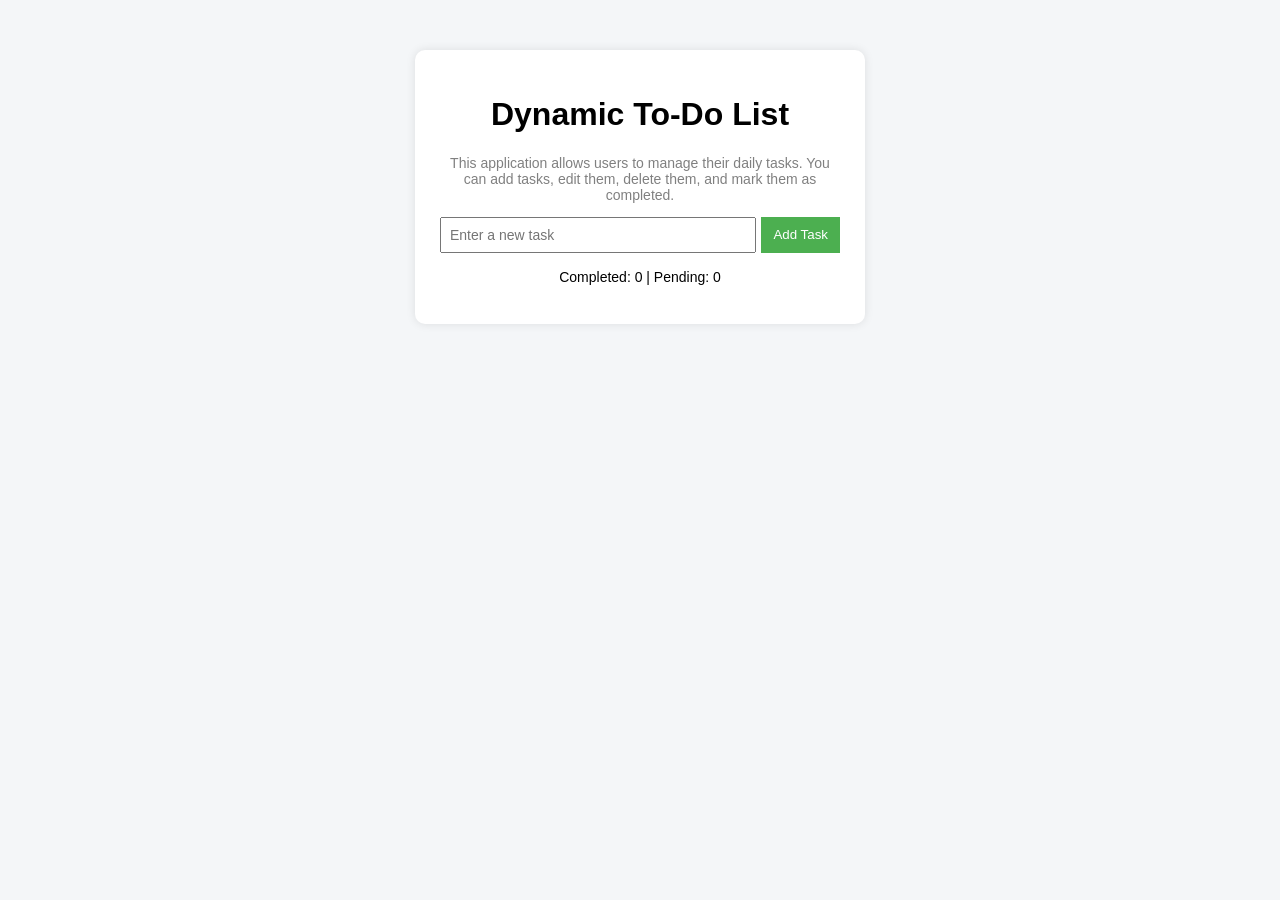
<file: dynamic-todo-list/index.html>
<!DOCTYPE html>
<html lang="en">
<head>
    <meta charset="UTF-8">
    <title>Dynamic To-Do List</title>
    <link rel="stylesheet" href="style.css">
</head>

<body>

    <div class="container">
        <h1>Dynamic To-Do List</h1>

        <p class="description">
            This application allows users to manage their daily tasks.
            You can add tasks, edit them, delete them, and mark them as completed.
        </p>

        <!-- Input Section -->
        <div class="task-input">
            <input type="text" id="taskInput" placeholder="Enter a new task">
            <button onclick="addTask()">Add Task</button>
        </div>

        <!-- Task List -->
        <ul id="taskList"></ul>

        <!-- Task Counter -->
        <p id="taskCounter">Completed: 0 | Pending: 0</p>
    </div>

    <script src="script.js"></script>
</body>
</html>
</file>
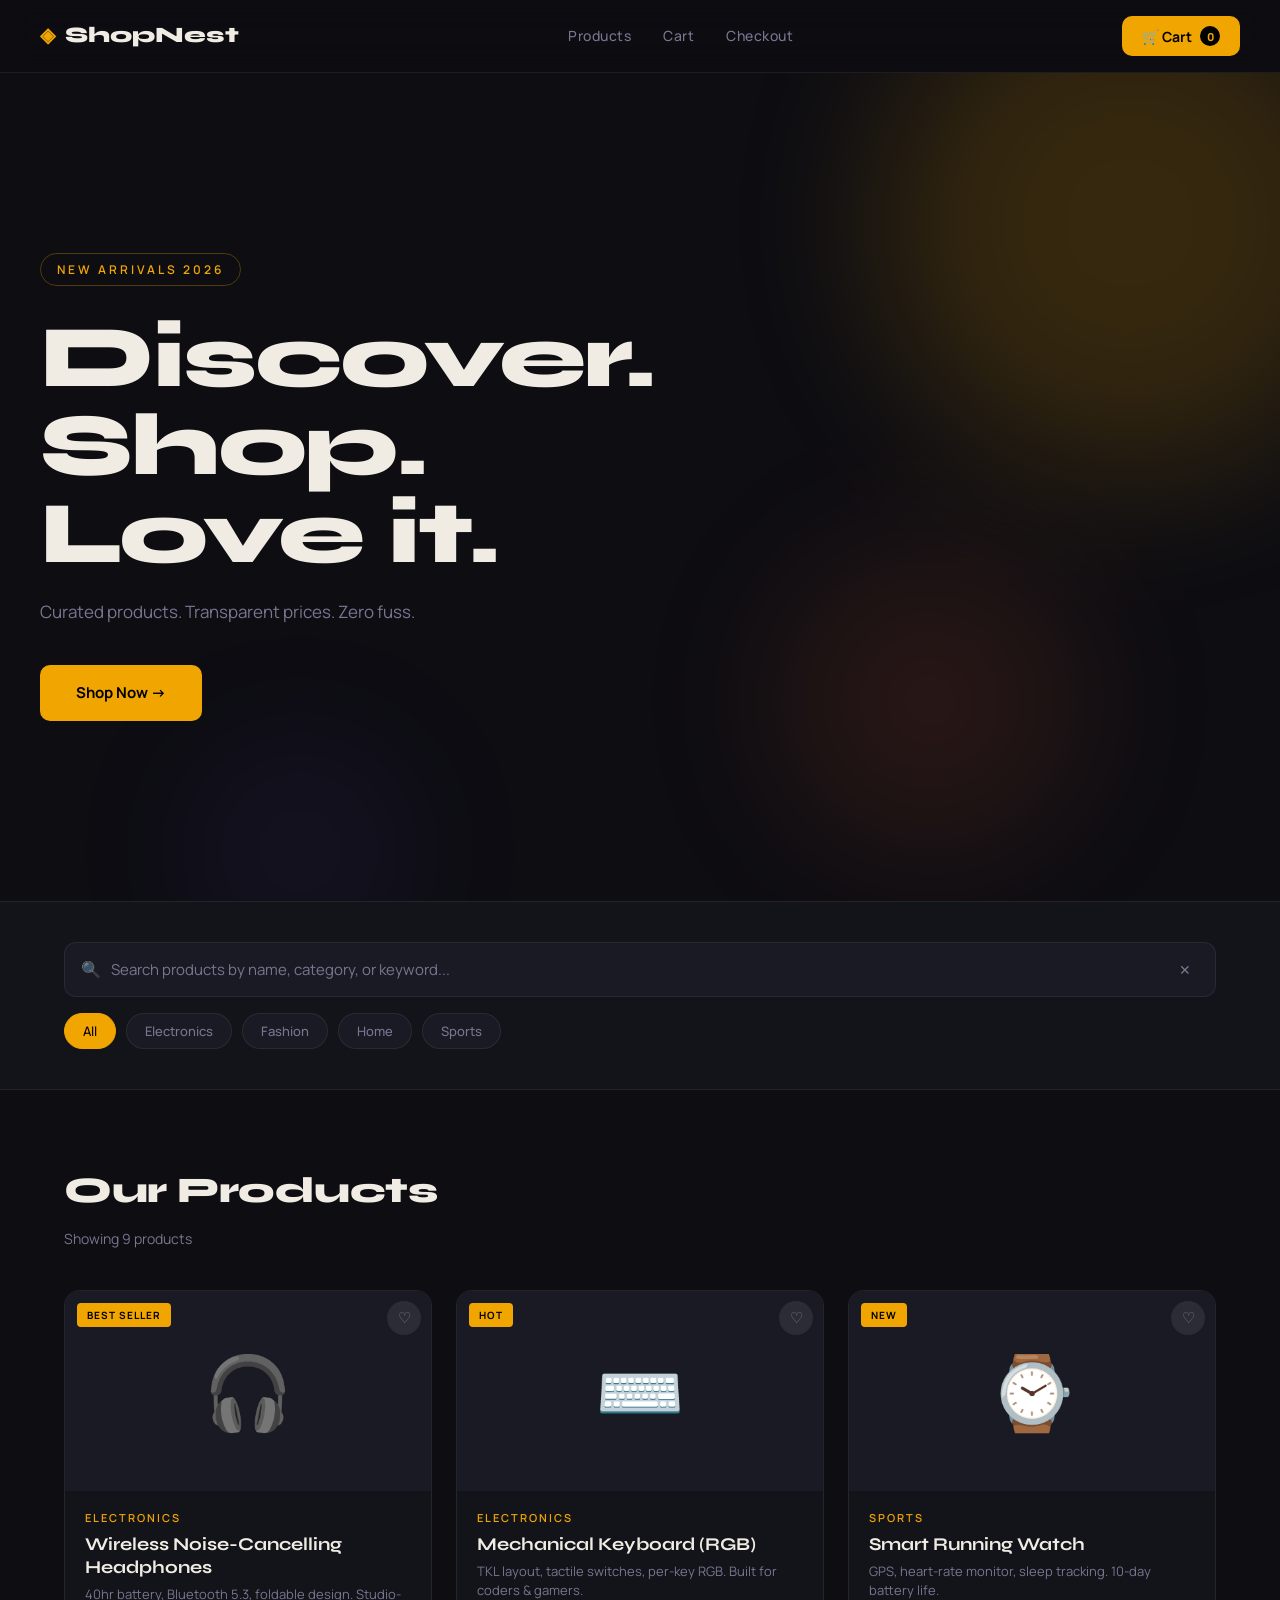
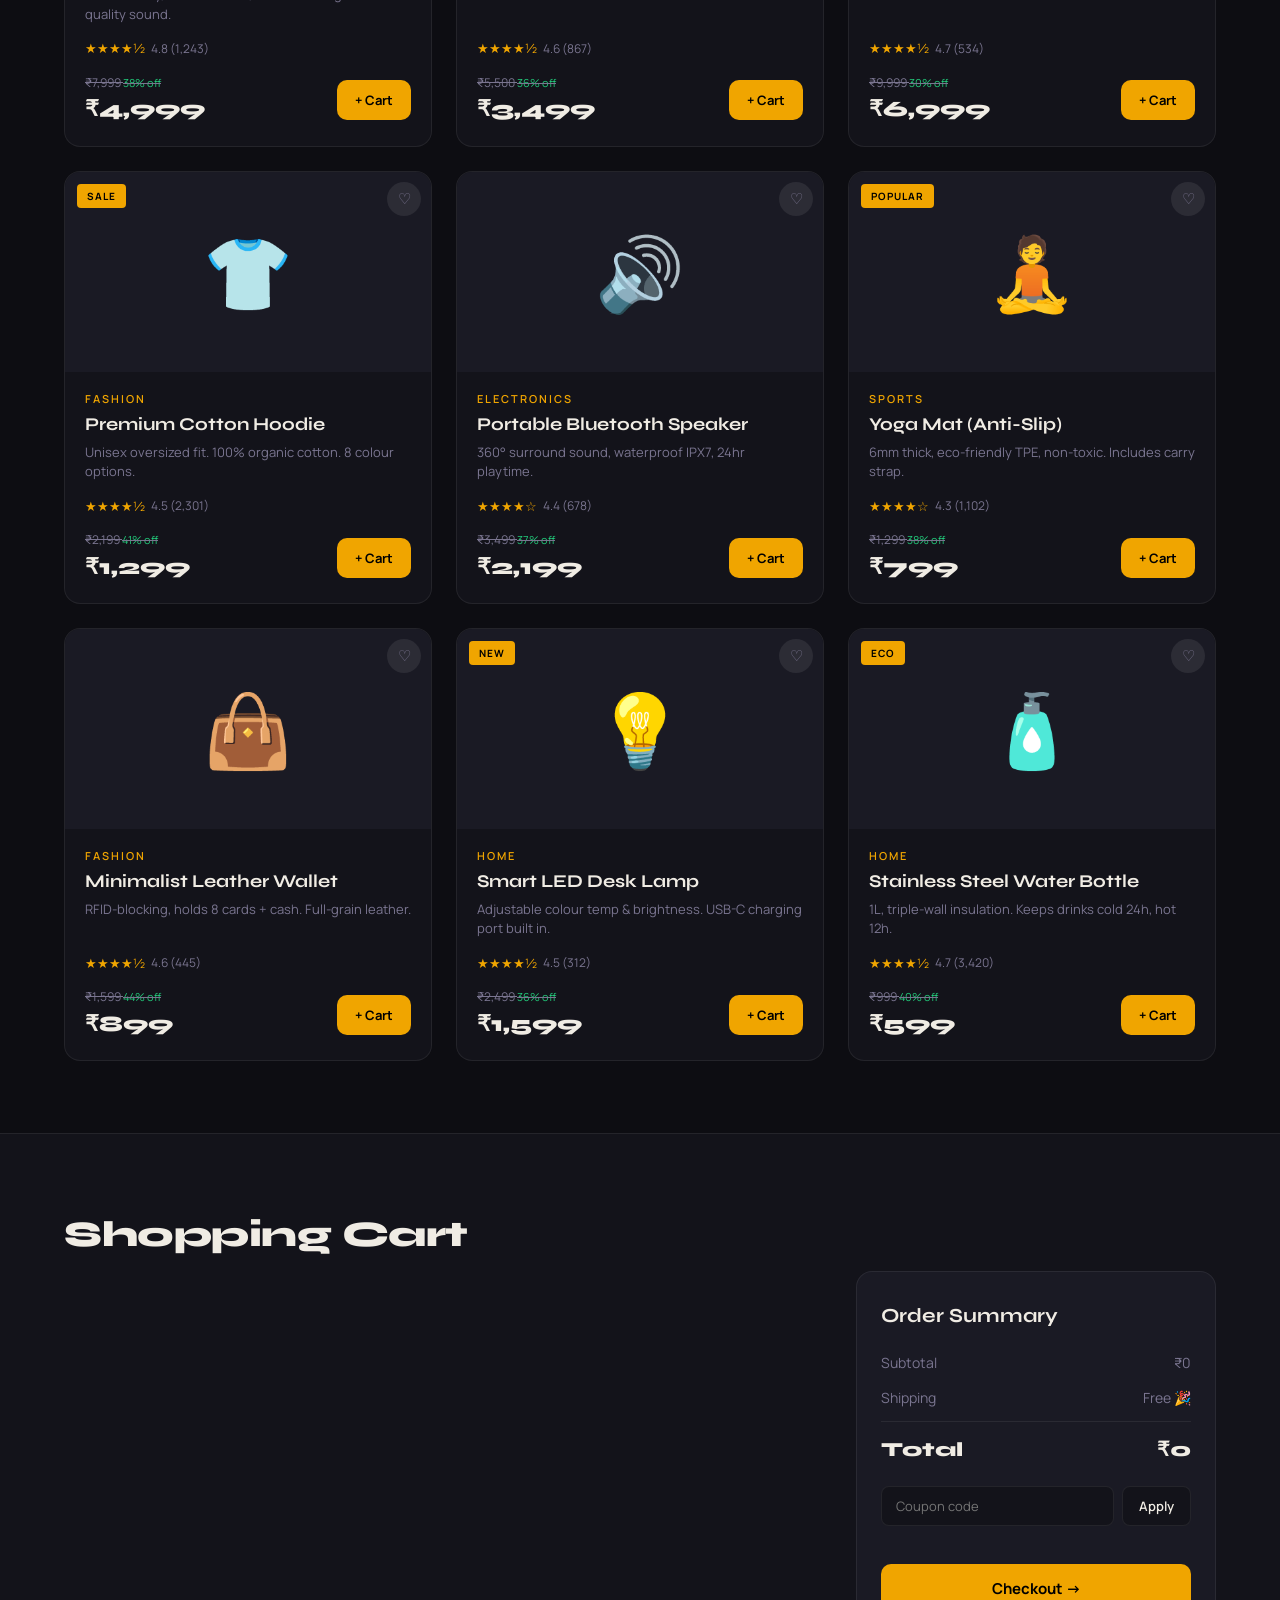
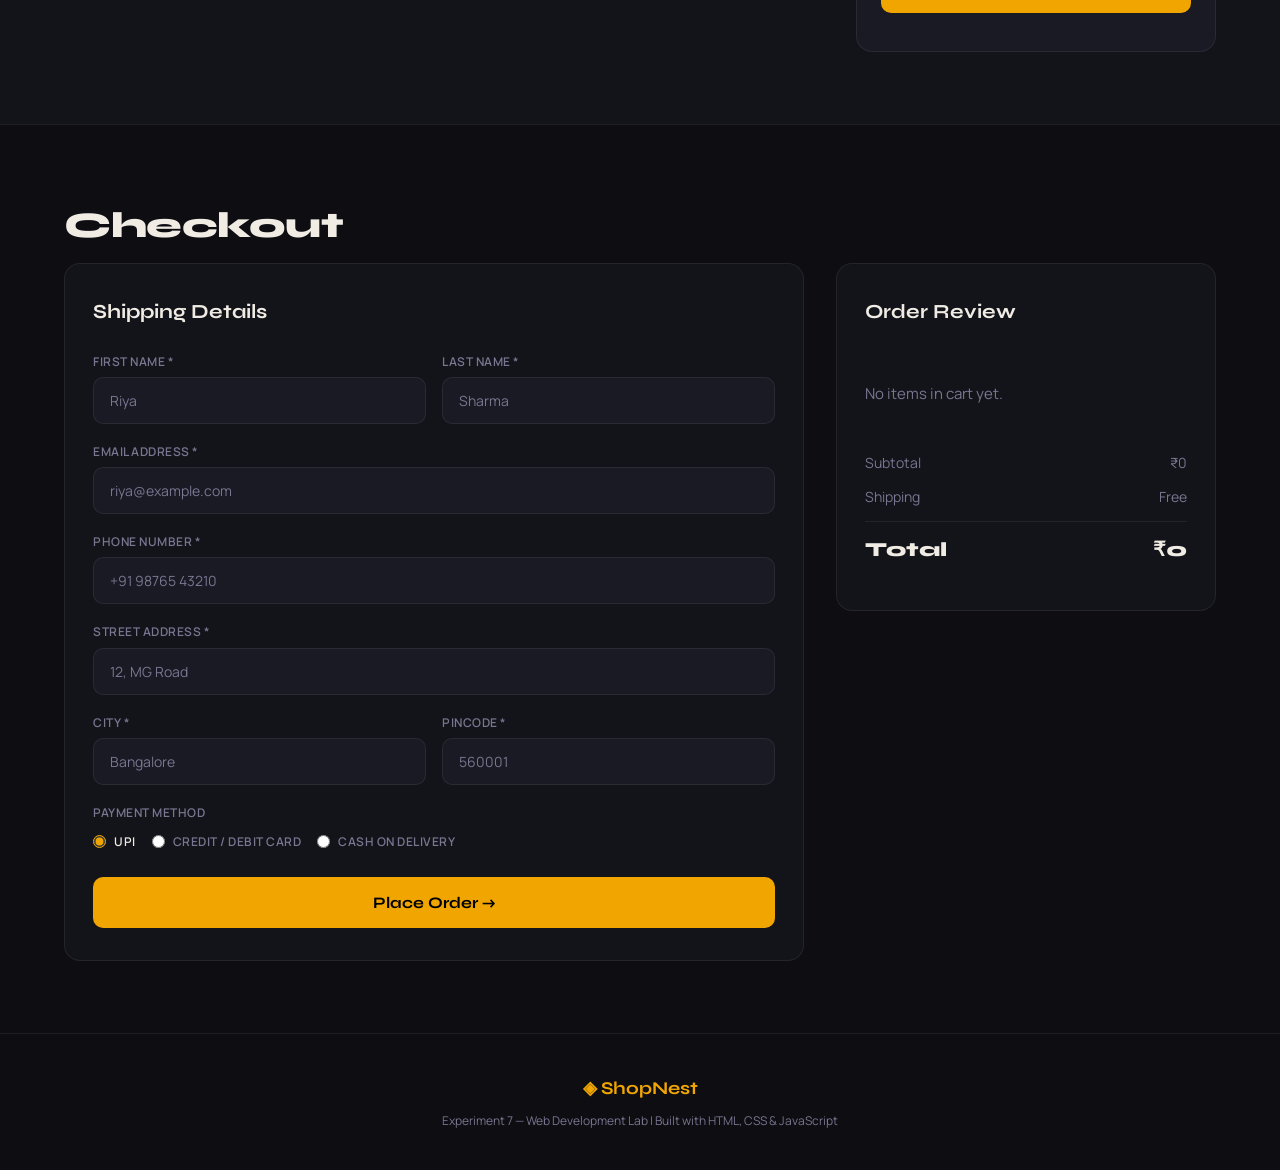
<file: ecommerce_website/index.html>
<!--
  Project Title : E-Commerce Website
  Experiment    : 7
  Name          : [Your Name]
  Date          : 2026-04-23
  Description   : A fully functional single-page e-commerce website with product
                  listing, shopping cart, quantity controls, localStorage persistence,
                  and simulated checkout — built with HTML, CSS, and vanilla JS.
-->
<!DOCTYPE html>
<html lang="en">
<head>
  <meta charset="UTF-8" />
  <meta name="viewport" content="width=device-width, initial-scale=1.0" />
  <title>ShopNest — Modern Store</title>
  <link rel="stylesheet" href="style.css" />
  <!-- Google Fonts -->
  <link href="https://fonts.googleapis.com/css2?family=Syne:wght@400;600;700;800&family=Manrope:wght@300;400;500;600&display=swap" rel="stylesheet" />
</head>
<body>

  <!-- ===================== NAVBAR ===================== -->
  <header class="navbar">
    <div class="nav-brand">
      <span class="brand-icon">◈</span>
      <span class="brand-name">ShopNest</span>
    </div>
    <nav class="nav-links">
      <a href="#products">Products</a>
      <a href="#cart-section">Cart</a>
      <a href="#checkout-section">Checkout</a>
    </nav>
    <button class="cart-btn" id="cartToggleBtn" aria-label="Toggle cart">
      🛒 Cart
      <span class="cart-badge" id="cartBadge">0</span>
    </button>
  </header>

  <!-- ===================== HERO ===================== -->
  <section class="hero">
    <div class="hero-content">
      <p class="hero-tag">New Arrivals 2026</p>
      <h1 class="hero-title">Discover.<br/>Shop.<br/>Love it.</h1>
      <p class="hero-sub">Curated products. Transparent prices. Zero fuss.</p>
      <a href="#products" class="hero-cta">Shop Now →</a>
    </div>
    <div class="hero-shapes">
      <div class="shape shape-1"></div>
      <div class="shape shape-2"></div>
      <div class="shape shape-3"></div>
    </div>
  </section>

  <!-- ===================== SEARCH BAR ===================== -->
  <section class="search-section" id="products">
    <div class="container">
      <div class="search-wrapper">
        <span class="search-icon">🔍</span>
        <input
          type="text"
          id="searchInput"
          class="search-input"
          placeholder="Search products by name, category, or keyword..."
          oninput="filterProducts()"
        />
        <button class="search-clear" onclick="clearSearch()" title="Clear search">✕</button>
      </div>
      <div class="filter-pills">
        <button class="pill active" onclick="filterByCategory('all', this)">All</button>
        <button class="pill" onclick="filterByCategory('electronics', this)">Electronics</button>
        <button class="pill" onclick="filterByCategory('fashion', this)">Fashion</button>
        <button class="pill" onclick="filterByCategory('home', this)">Home</button>
        <button class="pill" onclick="filterByCategory('sports', this)">Sports</button>
      </div>
    </div>
  </section>

  <!-- ===================== PRODUCT GRID ===================== -->
  <section class="products-section">
    <div class="container">
      <h2 class="section-title">Our Products</h2>
      <p class="section-sub" id="productCount">Showing all 9 products</p>
      <div class="product-grid" id="productGrid">
        <!-- Cards are rendered by script.js -->
      </div>
      <p class="no-results hidden" id="noResults">No products found. Try a different search.</p>
    </div>
  </section>

  <!-- ===================== CART SIDEBAR ===================== -->
  <div class="cart-overlay" id="cartOverlay" onclick="toggleCart()"></div>
  <aside class="cart-sidebar" id="cartSidebar">
    <div class="cart-header">
      <h3>Your Cart</h3>
      <button class="close-cart" onclick="toggleCart()">✕</button>
    </div>
    <div class="cart-body" id="cartItems">
      <!-- Cart items injected by JS -->
    </div>
    <div class="cart-footer" id="cartFooter">
      <div class="cart-total-row">
        <span>Subtotal</span>
        <span id="cartSubtotal">₹0</span>
      </div>
      <div class="cart-total-row">
        <span>Shipping</span>
        <span id="cartShipping">₹0</span>
      </div>
      <div class="cart-total-row total-final">
        <span>Total</span>
        <span id="cartTotal">₹0</span>
      </div>
      <button class="checkout-btn" onclick="scrollToCheckout()">Proceed to Checkout →</button>
      <button class="clear-cart-btn" onclick="clearCart()">Clear Cart</button>
    </div>
  </aside>

  <!-- ===================== CART SECTION (inline) ===================== -->
  <section class="cart-inline-section" id="cart-section">
    <div class="container">
      <h2 class="section-title">Shopping Cart</h2>
      <div class="cart-inline-grid">
        <div class="cart-inline-items" id="cartInlineItems">
          <p class="empty-msg" id="emptyCartMsg">Your cart is empty. Add some products above!</p>
        </div>
        <div class="cart-summary-box" id="cartSummaryBox">
          <h3>Order Summary</h3>
          <div class="summary-row"><span>Subtotal</span><span id="summarySubtotal">₹0</span></div>
          <div class="summary-row"><span>Shipping</span><span id="summaryShipping">₹0</span></div>
          <div class="summary-row discount-row hidden" id="discountRow">
            <span>Discount (SAVE10)</span><span id="summaryDiscount">-₹0</span>
          </div>
          <div class="summary-row summary-total"><span>Total</span><span id="summaryTotal">₹0</span></div>
          <div class="coupon-row">
            <input type="text" id="couponInput" placeholder="Coupon code" />
            <button onclick="applyCoupon()">Apply</button>
          </div>
          <p class="coupon-msg" id="couponMsg"></p>
          <button class="checkout-btn full-width" onclick="scrollToCheckout()">Checkout →</button>
        </div>
      </div>
    </div>
  </section>

  <!-- ===================== CHECKOUT SECTION ===================== -->
  <section class="checkout-section" id="checkout-section">
    <div class="container">
      <h2 class="section-title">Checkout</h2>
      <div class="checkout-grid">

        <!-- Form -->
        <div class="checkout-form-card">
          <h3>Shipping Details</h3>
          <form id="checkoutForm" onsubmit="placeOrder(event)">
            <div class="form-row two-col">
              <div class="form-group">
                <label for="firstName">First Name *</label>
                <input type="text" id="firstName" placeholder="Riya" required />
              </div>
              <div class="form-group">
                <label for="lastName">Last Name *</label>
                <input type="text" id="lastName" placeholder="Sharma" required />
              </div>
            </div>
            <div class="form-group">
              <label for="email">Email Address *</label>
              <input type="email" id="email" placeholder="riya@example.com" required />
            </div>
            <div class="form-group">
              <label for="phone">Phone Number *</label>
              <input type="tel" id="phone" placeholder="+91 98765 43210" required />
            </div>
            <div class="form-group">
              <label for="address">Street Address *</label>
              <input type="text" id="address" placeholder="12, MG Road" required />
            </div>
            <div class="form-row two-col">
              <div class="form-group">
                <label for="city">City *</label>
                <input type="text" id="city" placeholder="Bangalore" required />
              </div>
              <div class="form-group">
                <label for="pincode">Pincode *</label>
                <input type="text" id="pincode" placeholder="560001" required />
              </div>
            </div>
            <div class="form-group">
              <label>Payment Method</label>
              <div class="payment-options">
                <label class="pay-opt"><input type="radio" name="payment" value="upi" checked /> UPI</label>
                <label class="pay-opt"><input type="radio" name="payment" value="card" /> Credit / Debit Card</label>
                <label class="pay-opt"><input type="radio" name="payment" value="cod" /> Cash on Delivery</label>
              </div>
            </div>
            <button type="submit" class="place-order-btn" id="placeOrderBtn">Place Order →</button>
          </form>
        </div>

        <!-- Order Review -->
        <div class="checkout-review-card">
          <h3>Order Review</h3>
          <div id="checkoutItems">
            <p class="empty-msg">No items in cart yet.</p>
          </div>
          <div class="review-totals">
            <div class="summary-row"><span>Subtotal</span><span id="reviewSubtotal">₹0</span></div>
            <div class="summary-row"><span>Shipping</span><span id="reviewShipping">₹0</span></div>
            <div class="summary-row summary-total"><span>Total</span><span id="reviewTotal">₹0</span></div>
          </div>
        </div>

      </div>
    </div>
  </section>

  <!-- ===================== ORDER CONFIRMATION MODAL ===================== -->
  <div class="modal-overlay hidden" id="confirmModal">
    <div class="modal-box">
      <div class="modal-icon">✅</div>
      <h2>Order Placed!</h2>
      <p id="confirmMsg">Thank you, <strong id="confirmName"></strong>! Your order has been received.</p>
      <div class="modal-details" id="modalDetails"></div>
      <p class="modal-note">A confirmation will be sent to <span id="confirmEmail"></span></p>
      <button class="modal-close-btn" onclick="closeModal()">Continue Shopping</button>
    </div>
  </div>

  <!-- ===================== FOOTER ===================== -->
  <footer class="footer">
    <div class="container">
      <div class="footer-brand">◈ ShopNest</div>
      <p class="footer-note">Experiment 7 — Web Development Lab | Built with HTML, CSS & JavaScript</p>
    </div>
  </footer>

  <script src="script.js"></script>
</body>
</html>
</file>
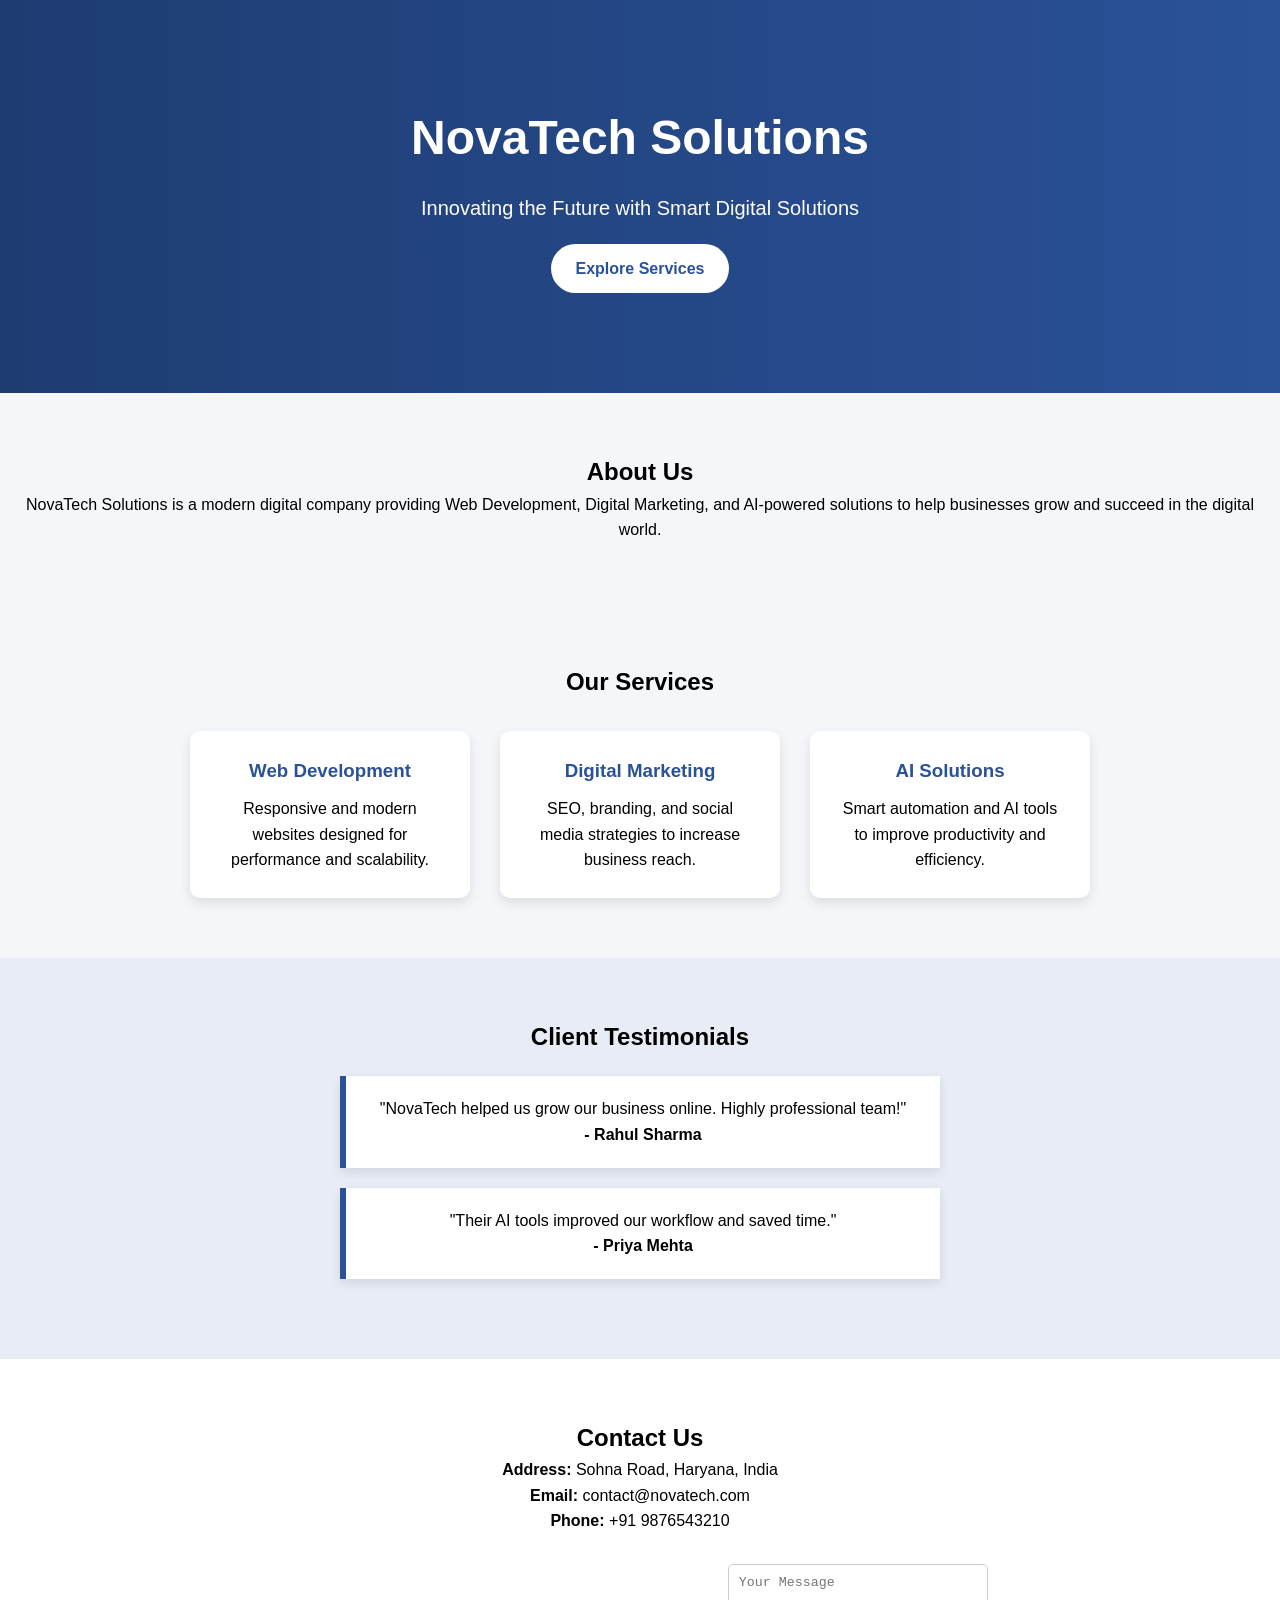
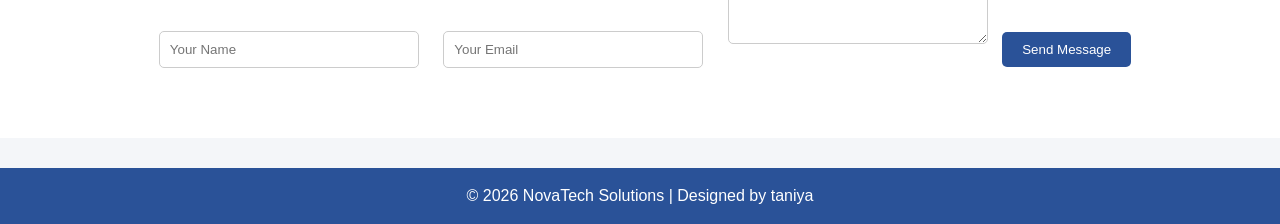
<file: landing page/index.html>
<!DOCTYPE html>
<html lang="en">
<head>
    <meta charset="UTF-8">
    <title>NovaTech Solutions</title>
    <link rel="stylesheet" href="style.css">
</head>
<body>

    <!-- HERO SECTION -->
    <header class="hero">
        <div class="hero-content">
            <h1>NovaTech Solutions</h1>
            <p>Innovating the Future with Smart Digital Solutions</p>
            <a href="#services" class="btn">Explore Services</a>
        </div>
    </header>

    <!-- ABOUT SECTION -->
    <section id="about">
        <h2>About Us</h2>
        <p>
            NovaTech Solutions is a modern digital company providing Web Development,
            Digital Marketing, and AI-powered solutions to help businesses grow
            and succeed in the digital world.
        </p>
    </section>

    <!-- SERVICES SECTION -->
    <section id="services">
        <h2>Our Services</h2>

        <div class="services-container">

            <div class="service-card">
                <h3>Web Development</h3>
                <p>Responsive and modern websites designed for performance and scalability.</p>
            </div>

            <div class="service-card">
                <h3>Digital Marketing</h3>
                <p>SEO, branding, and social media strategies to increase business reach.</p>
            </div>

            <div class="service-card">
                <h3>AI Solutions</h3>
                <p>Smart automation and AI tools to improve productivity and efficiency.</p>
            </div>

        </div>
    </section>

    <!-- TESTIMONIALS SECTION -->
    <section id="testimonials">
        <h2>Client Testimonials</h2>

        <div class="testimonial-card">
            <p>"NovaTech helped us grow our business online. Highly professional team!"</p>
            <h4>- Rahul Sharma</h4>
        </div>

        <div class="testimonial-card">
            <p>"Their AI tools improved our workflow and saved time."</p>
            <h4>- Priya Mehta</h4>
        </div>
    </section>

    <!-- CONTACT SECTION -->
    <section id="contact">
        <h2>Contact Us</h2>

        <div class="contact-info">
            <p><strong>Address:</strong> Sohna Road, Haryana, India</p>
            <p><strong>Email:</strong> contact@novatech.com</p>
            <p><strong>Phone:</strong> +91 9876543210</p>
        </div>

        <form>
            <input type="text" placeholder="Your Name" required>
            <input type="email" placeholder="Your Email" required>
            <textarea placeholder="Your Message" required></textarea>
            <button type="submit">Send Message</button>
        </form>
    </section>

    <!-- FOOTER -->
    <footer>
        <p>© 2026 NovaTech Solutions | Designed by taniya</p>
    </footer>

</body>
</html>
</file>
<file: dynamic-todo-list/style.css>
body {
    font-family: Arial, sans-serif;
    background-color: #f4f6f8;
    display: flex;
    justify-content: center;
    margin-top: 50px;
}

.container {
    background: white;
    padding: 25px;
    border-radius: 10px;
    width: 400px;
    box-shadow: 0px 0px 10px rgba(0,0,0,0.1);
}

h1 {
    text-align: center;
}

.description {
    text-align: center;
    font-size: 14px;
    color: gray;
}

.task-input {
    display: flex;
    margin-bottom: 15px;
}

#taskInput {
    flex: 1;
    padding: 8px;
    font-size: 14px;
}

button {
    padding: 8px 12px;
    margin-left: 5px;
    border: none;
    background-color: #4CAF50;
    color: white;
    cursor: pointer;
}

button:hover {
    background-color: #45a049;
}

ul {
    list-style: none;
    padding: 0;
}

li {
    background: #f9f9f9;
    margin: 8px 0;
    padding: 10px;
    border-radius: 5px;
    display: flex;
    align-items: center;
    justify-content: space-between;
}

.task-text {
    flex: 1;
    margin-left: 10px;
}

.completed {
    text-decoration: line-through;
    color: gray;
}

.edit-btn {
    background-color: #2196F3;
}

.delete-btn {
    background-color: #f44336;
}

#taskCounter {
    margin-top: 10px;
    font-size: 14px;
    text-align: center;
}
</file>
<file: ecommerce_website/style.css>
/*
  Project Title : E-Commerce Website — ShopNest
  Experiment    : 7
  File          : style.css
  Description   : Complete styling for all sections — navbar, hero, product cards,
                  cart sidebar, cart inline, checkout form, modal, and footer.
                  Uses CSS variables for theming and smooth transitions throughout.
*/

/* ============================================================
   0. CSS VARIABLES & RESET
   ============================================================ */
:root {
  --bg:          #0d0d12;
  --bg2:         #13131a;
  --bg3:         #1a1a24;
  --border:      rgba(255,255,255,0.07);
  --accent:      #f0a500;
  --accent2:     #ff6b35;
  --text:        #f0ece4;
  --muted:       #7a7590;
  --green:       #22c97a;
  --red:         #ff4d4d;
  --card-radius: 16px;
  --btn-radius:  10px;
  --transition:  0.25s ease;
  --shadow:      0 8px 32px rgba(0,0,0,0.4);
  --font-head:   'Syne', sans-serif;
  --font-body:   'Manrope', sans-serif;
}

*, *::before, *::after { box-sizing: border-box; margin: 0; padding: 0; }

html { scroll-behavior: smooth; }

body {
  background: var(--bg);
  color: var(--text);
  font-family: var(--font-body);
  font-size: 15px;
  line-height: 1.6;
  overflow-x: hidden;
}

a { text-decoration: none; color: inherit; }
img { display: block; max-width: 100%; }
input, button, select { font-family: var(--font-body); }

.container {
  max-width: 1200px;
  margin: 0 auto;
  padding: 0 24px;
}

.hidden { display: none !important; }


/* ============================================================
   1. NAVBAR
   ============================================================ */
.navbar {
  position: sticky;
  top: 0;
  z-index: 999;
  display: flex;
  align-items: center;
  justify-content: space-between;
  padding: 16px 40px;
  background: rgba(13,13,18,0.92);
  backdrop-filter: blur(16px);
  border-bottom: 1px solid var(--border);
}

.nav-brand {
  display: flex;
  align-items: center;
  gap: 10px;
  font-family: var(--font-head);
  font-size: 22px;
  font-weight: 800;
  color: var(--text);
}

.brand-icon { color: var(--accent); font-size: 20px; }

.nav-links {
  display: flex;
  gap: 32px;
}

.nav-links a {
  font-size: 14px;
  font-weight: 500;
  color: var(--muted);
  letter-spacing: 0.5px;
  transition: color var(--transition);
}

.nav-links a:hover { color: var(--text); }

.cart-btn {
  position: relative;
  display: flex;
  align-items: center;
  gap: 8px;
  background: var(--accent);
  color: #000;
  border: none;
  padding: 10px 20px;
  border-radius: var(--btn-radius);
  font-size: 14px;
  font-weight: 700;
  cursor: pointer;
  transition: transform var(--transition), box-shadow var(--transition);
}

.cart-btn:hover {
  transform: translateY(-2px);
  box-shadow: 0 6px 24px rgba(240,165,0,0.35);
}

.cart-badge {
  background: #000;
  color: var(--accent);
  font-size: 11px;
  font-weight: 800;
  width: 20px;
  height: 20px;
  border-radius: 50%;
  display: flex;
  align-items: center;
  justify-content: center;
}


/* ============================================================
   2. HERO
   ============================================================ */
.hero {
  position: relative;
  min-height: 92vh;
  display: flex;
  align-items: center;
  padding: 80px 40px;
  overflow: hidden;
}

.hero-content {
  position: relative;
  z-index: 2;
  max-width: 560px;
}

.hero-tag {
  display: inline-block;
  font-size: 12px;
  font-weight: 600;
  letter-spacing: 3px;
  text-transform: uppercase;
  color: var(--accent);
  border: 1px solid rgba(240,165,0,0.3);
  padding: 6px 16px;
  border-radius: 40px;
  margin-bottom: 28px;
}

.hero-title {
  font-family: var(--font-head);
  font-size: clamp(52px, 8vw, 88px);
  font-weight: 800;
  line-height: 1.0;
  letter-spacing: -2px;
  color: var(--text);
  margin-bottom: 20px;
}

.hero-sub {
  font-size: 17px;
  color: var(--muted);
  margin-bottom: 40px;
  font-weight: 400;
}

.hero-cta {
  display: inline-flex;
  align-items: center;
  gap: 8px;
  background: var(--accent);
  color: #000;
  padding: 16px 36px;
  border-radius: var(--btn-radius);
  font-weight: 700;
  font-size: 15px;
  transition: transform var(--transition), box-shadow var(--transition);
}

.hero-cta:hover {
  transform: translateY(-3px);
  box-shadow: 0 12px 36px rgba(240,165,0,0.4);
}

/* Floating shapes */
.hero-shapes { position: absolute; inset: 0; z-index: 1; pointer-events: none; }

.shape {
  position: absolute;
  border-radius: 50%;
  filter: blur(80px);
  opacity: 0.18;
}

.shape-1 { width: 500px; height: 500px; background: var(--accent); top: -100px; right: -100px; }
.shape-2 { width: 300px; height: 300px; background: var(--accent2); bottom: 50px; right: 200px; opacity: 0.12; }
.shape-3 { width: 200px; height: 200px; background: #8b5cf6; bottom: -50px; left: 200px; opacity: 0.1; }


/* ============================================================
   3. SEARCH SECTION
   ============================================================ */
.search-section {
  background: var(--bg2);
  padding: 40px 0;
  border-top: 1px solid var(--border);
  border-bottom: 1px solid var(--border);
}

.search-wrapper {
  position: relative;
  display: flex;
  align-items: center;
  background: var(--bg3);
  border: 1px solid var(--border);
  border-radius: 12px;
  padding: 0 16px;
  transition: border-color var(--transition);
}

.search-wrapper:focus-within { border-color: var(--accent); }

.search-icon { font-size: 16px; margin-right: 10px; opacity: 0.5; }

.search-input {
  flex: 1;
  background: transparent;
  border: none;
  outline: none;
  color: var(--text);
  font-size: 15px;
  padding: 16px 0;
}

.search-input::placeholder { color: var(--muted); }

.search-clear {
  background: none;
  border: none;
  color: var(--muted);
  cursor: pointer;
  font-size: 14px;
  padding: 4px 8px;
  transition: color var(--transition);
}

.search-clear:hover { color: var(--text); }

.filter-pills {
  display: flex;
  gap: 10px;
  flex-wrap: wrap;
  margin-top: 16px;
}

.pill {
  background: var(--bg3);
  border: 1px solid var(--border);
  color: var(--muted);
  padding: 8px 18px;
  border-radius: 40px;
  font-size: 13px;
  font-weight: 500;
  cursor: pointer;
  transition: all var(--transition);
}

.pill:hover, .pill.active {
  background: var(--accent);
  border-color: var(--accent);
  color: #000;
}


/* ============================================================
   4. PRODUCTS SECTION
   ============================================================ */
.products-section { padding: 72px 0; }

.section-title {
  font-family: var(--font-head);
  font-size: 36px;
  font-weight: 800;
  margin-bottom: 8px;
  letter-spacing: -0.5px;
}

.section-sub {
  color: var(--muted);
  font-size: 14px;
  margin-bottom: 40px;
}

.product-grid {
  display: grid;
  grid-template-columns: repeat(auto-fill, minmax(280px, 1fr));
  gap: 24px;
}

/* ---- Product Card ---- */
.product-card {
  background: var(--bg2);
  border: 1px solid var(--border);
  border-radius: var(--card-radius);
  overflow: hidden;
  transition: transform var(--transition), box-shadow var(--transition), border-color var(--transition);
  display: flex;
  flex-direction: column;
  animation: fadeUp 0.4s ease both;
}

@keyframes fadeUp {
  from { opacity: 0; transform: translateY(24px); }
  to   { opacity: 1; transform: translateY(0); }
}

.product-card:hover {
  transform: translateY(-6px);
  box-shadow: var(--shadow);
  border-color: rgba(240,165,0,0.25);
}

.product-image-wrap {
  position: relative;
  height: 200px;
  background: var(--bg3);
  display: flex;
  align-items: center;
  justify-content: center;
  font-size: 72px;
  overflow: hidden;
}

.product-badge {
  position: absolute;
  top: 12px;
  left: 12px;
  background: var(--accent);
  color: #000;
  font-size: 10px;
  font-weight: 700;
  letter-spacing: 1px;
  padding: 4px 10px;
  border-radius: 4px;
  text-transform: uppercase;
}

.wishlist-btn {
  position: absolute;
  top: 10px;
  right: 10px;
  background: rgba(255,255,255,0.08);
  border: none;
  color: var(--muted);
  width: 34px;
  height: 34px;
  border-radius: 50%;
  display: flex;
  align-items: center;
  justify-content: center;
  cursor: pointer;
  font-size: 15px;
  transition: all var(--transition);
}

.wishlist-btn:hover, .wishlist-btn.wishlisted {
  background: rgba(255,75,75,0.15);
  color: #ff4d4d;
}

.product-info {
  padding: 18px 20px;
  flex: 1;
  display: flex;
  flex-direction: column;
}

.product-category {
  font-size: 11px;
  font-weight: 600;
  letter-spacing: 2px;
  text-transform: uppercase;
  color: var(--accent);
  margin-bottom: 6px;
}

.product-name {
  font-family: var(--font-head);
  font-size: 18px;
  font-weight: 700;
  margin-bottom: 6px;
  line-height: 1.3;
}

.product-desc {
  font-size: 13px;
  color: var(--muted);
  flex: 1;
  margin-bottom: 14px;
  line-height: 1.5;
}

.product-rating {
  display: flex;
  align-items: center;
  gap: 6px;
  margin-bottom: 14px;
}

.stars { color: var(--accent); font-size: 13px; }
.rating-count { font-size: 12px; color: var(--muted); }

.product-footer {
  display: flex;
  align-items: center;
  justify-content: space-between;
  gap: 10px;
}

.price-block { display: flex; flex-direction: column; }

.price-original {
  font-size: 12px;
  color: var(--muted);
  text-decoration: line-through;
}

.price-current {
  font-family: var(--font-head);
  font-size: 22px;
  font-weight: 800;
  color: var(--text);
}

.add-to-cart-btn {
  background: var(--accent);
  color: #000;
  border: none;
  padding: 11px 18px;
  border-radius: var(--btn-radius);
  font-size: 13px;
  font-weight: 700;
  cursor: pointer;
  transition: all var(--transition);
  white-space: nowrap;
}

.add-to-cart-btn:hover {
  background: #ffc133;
  transform: scale(1.04);
}

.add-to-cart-btn.added {
  background: var(--green);
  color: #fff;
}

.no-results {
  text-align: center;
  padding: 60px 20px;
  color: var(--muted);
  font-size: 16px;
}


/* ============================================================
   5. CART SIDEBAR
   ============================================================ */
.cart-overlay {
  position: fixed;
  inset: 0;
  background: rgba(0,0,0,0.6);
  backdrop-filter: blur(4px);
  z-index: 1000;
  opacity: 0;
  pointer-events: none;
  transition: opacity var(--transition);
}

.cart-overlay.active {
  opacity: 1;
  pointer-events: all;
}

.cart-sidebar {
  position: fixed;
  top: 0;
  right: -420px;
  width: 420px;
  height: 100vh;
  background: var(--bg2);
  border-left: 1px solid var(--border);
  z-index: 1001;
  display: flex;
  flex-direction: column;
  transition: right 0.35s cubic-bezier(0.4,0,0.2,1);
  overflow: hidden;
}

.cart-sidebar.open { right: 0; }

.cart-header {
  display: flex;
  align-items: center;
  justify-content: space-between;
  padding: 24px;
  border-bottom: 1px solid var(--border);
}

.cart-header h3 {
  font-family: var(--font-head);
  font-size: 20px;
  font-weight: 700;
}

.close-cart {
  background: var(--bg3);
  border: 1px solid var(--border);
  color: var(--text);
  width: 34px;
  height: 34px;
  border-radius: 8px;
  cursor: pointer;
  font-size: 14px;
  transition: background var(--transition);
}

.close-cart:hover { background: rgba(255,77,77,0.15); color: var(--red); }

.cart-body {
  flex: 1;
  overflow-y: auto;
  padding: 16px 24px;
}

.cart-body::-webkit-scrollbar { width: 4px; }
.cart-body::-webkit-scrollbar-thumb { background: var(--border); border-radius: 4px; }

/* Cart Item */
.cart-item {
  display: flex;
  gap: 14px;
  padding: 14px 0;
  border-bottom: 1px solid var(--border);
  animation: fadeIn 0.2s ease;
}

@keyframes fadeIn { from { opacity: 0; } to { opacity: 1; } }

.cart-item-emoji { font-size: 36px; flex-shrink: 0; }

.cart-item-info { flex: 1; }

.cart-item-name { font-weight: 600; font-size: 14px; margin-bottom: 4px; }
.cart-item-price { font-size: 13px; color: var(--accent); margin-bottom: 8px; }

.qty-controls {
  display: flex;
  align-items: center;
  gap: 10px;
}

.qty-btn {
  background: var(--bg3);
  border: 1px solid var(--border);
  color: var(--text);
  width: 28px;
  height: 28px;
  border-radius: 6px;
  cursor: pointer;
  font-size: 16px;
  display: flex;
  align-items: center;
  justify-content: center;
  transition: background var(--transition);
  line-height: 1;
}

.qty-btn:hover { background: var(--accent); color: #000; border-color: var(--accent); }

.qty-num { font-weight: 700; font-size: 15px; min-width: 20px; text-align: center; }

.cart-item-remove {
  background: none;
  border: none;
  color: var(--muted);
  cursor: pointer;
  font-size: 16px;
  padding: 4px;
  align-self: flex-start;
  transition: color var(--transition);
}

.cart-item-remove:hover { color: var(--red); }

/* Cart Footer */
.cart-footer {
  padding: 20px 24px;
  border-top: 1px solid var(--border);
  background: var(--bg);
}

.cart-total-row {
  display: flex;
  justify-content: space-between;
  font-size: 14px;
  margin-bottom: 8px;
  color: var(--muted);
}

.total-final {
  font-family: var(--font-head);
  font-size: 18px;
  font-weight: 700;
  color: var(--text);
  margin: 12px 0;
  padding-top: 12px;
  border-top: 1px solid var(--border);
}

.checkout-btn {
  display: block;
  width: 100%;
  background: var(--accent);
  color: #000;
  border: none;
  padding: 14px;
  border-radius: var(--btn-radius);
  font-size: 15px;
  font-weight: 700;
  cursor: pointer;
  margin-bottom: 10px;
  transition: all var(--transition);
}

.checkout-btn:hover {
  background: #ffc133;
  transform: translateY(-2px);
  box-shadow: 0 8px 24px rgba(240,165,0,0.3);
}

.checkout-btn.full-width { width: 100%; }

.clear-cart-btn {
  display: block;
  width: 100%;
  background: transparent;
  color: var(--muted);
  border: 1px solid var(--border);
  padding: 10px;
  border-radius: var(--btn-radius);
  font-size: 13px;
  cursor: pointer;
  transition: all var(--transition);
}

.clear-cart-btn:hover { color: var(--red); border-color: var(--red); }


/* ============================================================
   6. INLINE CART SECTION
   ============================================================ */
.cart-inline-section {
  padding: 72px 0;
  background: var(--bg2);
  border-top: 1px solid var(--border);
}

.cart-inline-grid {
  display: grid;
  grid-template-columns: 1fr 360px;
  gap: 32px;
  align-items: start;
}

.cart-inline-items {
  display: flex;
  flex-direction: column;
  gap: 12px;
}

.cart-inline-item {
  display: flex;
  align-items: center;
  gap: 16px;
  background: var(--bg3);
  border: 1px solid var(--border);
  border-radius: 12px;
  padding: 16px 20px;
  animation: fadeUp 0.3s ease;
}

.ci-emoji { font-size: 40px; }

.ci-info { flex: 1; }
.ci-name { font-weight: 600; font-size: 15px; margin-bottom: 2px; }
.ci-unit { font-size: 12px; color: var(--muted); }
.ci-subtotal { font-family: var(--font-head); font-size: 18px; font-weight: 700; color: var(--accent); }

.empty-msg { color: var(--muted); font-size: 15px; padding: 30px 0; }

/* Cart Summary Box */
.cart-summary-box {
  background: var(--bg3);
  border: 1px solid var(--border);
  border-radius: var(--card-radius);
  padding: 28px 24px;
  position: sticky;
  top: 90px;
}

.cart-summary-box h3 {
  font-family: var(--font-head);
  font-size: 20px;
  font-weight: 700;
  margin-bottom: 20px;
}

.summary-row {
  display: flex;
  justify-content: space-between;
  font-size: 14px;
  color: var(--muted);
  margin-bottom: 12px;
}

.discount-row { color: var(--green); }
.discount-row span { color: var(--green); }

.summary-total {
  font-family: var(--font-head);
  font-size: 20px;
  font-weight: 800;
  color: var(--text);
  margin-top: 12px;
  padding-top: 12px;
  border-top: 1px solid var(--border);
}

.coupon-row {
  display: flex;
  gap: 8px;
  margin: 20px 0 6px;
}

.coupon-row input {
  flex: 1;
  background: var(--bg2);
  border: 1px solid var(--border);
  color: var(--text);
  padding: 10px 14px;
  border-radius: 8px;
  font-size: 13px;
  outline: none;
  transition: border-color var(--transition);
}

.coupon-row input:focus { border-color: var(--accent); }

.coupon-row button {
  background: var(--bg2);
  border: 1px solid var(--border);
  color: var(--text);
  padding: 10px 16px;
  border-radius: 8px;
  cursor: pointer;
  font-size: 13px;
  font-weight: 600;
  transition: all var(--transition);
}

.coupon-row button:hover { border-color: var(--accent); color: var(--accent); }

.coupon-msg { font-size: 12px; margin-bottom: 16px; min-height: 16px; }
.coupon-msg.success { color: var(--green); }
.coupon-msg.error   { color: var(--red);   }


/* ============================================================
   7. CHECKOUT SECTION
   ============================================================ */
.checkout-section {
  padding: 72px 0;
  border-top: 1px solid var(--border);
}

.checkout-grid {
  display: grid;
  grid-template-columns: 1fr 380px;
  gap: 32px;
  align-items: start;
}

.checkout-form-card,
.checkout-review-card {
  background: var(--bg2);
  border: 1px solid var(--border);
  border-radius: var(--card-radius);
  padding: 32px 28px;
}

.checkout-form-card h3,
.checkout-review-card h3 {
  font-family: var(--font-head);
  font-size: 20px;
  font-weight: 700;
  margin-bottom: 24px;
}

.form-row.two-col {
  display: grid;
  grid-template-columns: 1fr 1fr;
  gap: 16px;
}

.form-group {
  margin-bottom: 18px;
  display: flex;
  flex-direction: column;
  gap: 6px;
}

.form-group label {
  font-size: 12px;
  font-weight: 600;
  letter-spacing: 0.5px;
  color: var(--muted);
  text-transform: uppercase;
}

.form-group input {
  background: var(--bg3);
  border: 1px solid var(--border);
  color: var(--text);
  padding: 13px 16px;
  border-radius: 10px;
  font-size: 14px;
  outline: none;
  transition: border-color var(--transition), box-shadow var(--transition);
}

.form-group input:focus {
  border-color: var(--accent);
  box-shadow: 0 0 0 3px rgba(240,165,0,0.12);
}

.form-group input::placeholder { color: var(--muted); }

.payment-options {
  display: flex;
  gap: 16px;
  flex-wrap: wrap;
  margin-top: 4px;
}

.pay-opt {
  display: flex;
  align-items: center;
  gap: 8px;
  font-size: 14px;
  cursor: pointer;
  color: var(--muted);
  transition: color var(--transition);
}

.pay-opt input { accent-color: var(--accent); }
.pay-opt:has(input:checked) { color: var(--text); }

.place-order-btn {
  width: 100%;
  background: var(--accent);
  color: #000;
  border: none;
  padding: 16px;
  border-radius: var(--btn-radius);
  font-size: 16px;
  font-weight: 700;
  cursor: pointer;
  margin-top: 8px;
  transition: all var(--transition);
  font-family: var(--font-head);
}

.place-order-btn:hover {
  background: #ffc133;
  transform: translateY(-2px);
  box-shadow: 0 12px 36px rgba(240,165,0,0.3);
}

/* Checkout Review */
.checkout-review-card { position: sticky; top: 90px; }

.checkout-review-item {
  display: flex;
  align-items: center;
  gap: 12px;
  padding: 10px 0;
  border-bottom: 1px solid var(--border);
}

.cr-emoji { font-size: 28px; }

.cr-info { flex: 1; }
.cr-name { font-size: 13px; font-weight: 600; }
.cr-qty  { font-size: 11px; color: var(--muted); }

.cr-price {
  font-weight: 700;
  font-size: 14px;
  color: var(--accent);
}

.review-totals { margin-top: 16px; }


/* ============================================================
   8. CONFIRMATION MODAL
   ============================================================ */
.modal-overlay {
  position: fixed;
  inset: 0;
  background: rgba(0,0,0,0.75);
  backdrop-filter: blur(8px);
  z-index: 2000;
  display: flex;
  align-items: center;
  justify-content: center;
  padding: 24px;
  animation: fadeIn 0.2s ease;
}

.modal-box {
  background: var(--bg2);
  border: 1px solid rgba(240,165,0,0.2);
  border-radius: 20px;
  padding: 48px 40px;
  max-width: 480px;
  width: 100%;
  text-align: center;
  box-shadow: 0 24px 80px rgba(0,0,0,0.6);
  animation: scaleIn 0.3s cubic-bezier(0.34,1.56,0.64,1);
}

@keyframes scaleIn {
  from { transform: scale(0.85); opacity: 0; }
  to   { transform: scale(1);    opacity: 1; }
}

.modal-icon { font-size: 56px; margin-bottom: 16px; }

.modal-box h2 {
  font-family: var(--font-head);
  font-size: 28px;
  font-weight: 800;
  margin-bottom: 12px;
}

.modal-box p { color: var(--muted); font-size: 15px; margin-bottom: 12px; }

.modal-details {
  background: var(--bg3);
  border-radius: 10px;
  padding: 16px 20px;
  margin: 16px 0;
  text-align: left;
  font-size: 13px;
  color: var(--muted);
  line-height: 1.8;
}

.modal-note { font-size: 12px; color: var(--muted); margin-bottom: 24px; }

.modal-close-btn {
  background: var(--accent);
  color: #000;
  border: none;
  padding: 14px 36px;
  border-radius: var(--btn-radius);
  font-size: 15px;
  font-weight: 700;
  cursor: pointer;
  transition: all var(--transition);
}

.modal-close-btn:hover {
  background: #ffc133;
  transform: translateY(-2px);
}


/* ============================================================
   9. FOOTER
   ============================================================ */
.footer {
  padding: 40px 0;
  border-top: 1px solid var(--border);
  text-align: center;
}

.footer-brand {
  font-family: var(--font-head);
  font-size: 18px;
  font-weight: 700;
  margin-bottom: 8px;
  color: var(--accent);
}

.footer-note { font-size: 12px; color: var(--muted); }


/* ============================================================
   10. RESPONSIVE
   ============================================================ */
@media (max-width: 900px) {
  .cart-inline-grid,
  .checkout-grid { grid-template-columns: 1fr; }
  .cart-summary-box,
  .checkout-review-card { position: static; }
  .hero { padding: 60px 24px; }
  .navbar { padding: 14px 20px; }
  .nav-links { display: none; }
}

@media (max-width: 600px) {
  .cart-sidebar { width: 100%; right: -100%; }
  .form-row.two-col { grid-template-columns: 1fr; }
  .hero-title { font-size: 44px; }
  .product-grid { grid-template-columns: 1fr; }
}
</file>
<file: landing page/style.css>
/* RESET */
* {
    margin: 0;
    padding: 0;
    box-sizing: border-box;
}

/* BODY */
body {
    font-family: Arial, sans-serif;
    line-height: 1.6;
    text-align: center;
    background-color: #f4f6f9;
}

/* HERO SECTION */
.hero {
    background: linear-gradient(to right, #1e3c72, #2a5298);
    color: white;
    padding: 100px 20px;
}

.hero-content h1 {
    font-size: 48px;
    margin-bottom: 15px;
}

.hero-content p {
    font-size: 20px;
    margin-bottom: 20px;
}

.btn {
    background-color: white;
    color: #2a5298;
    padding: 12px 25px;
    text-decoration: none;
    border-radius: 25px;
    font-weight: bold;
    display: inline-block;
}

.btn:hover {
    background-color: #dddddd;
}

/* SECTIONS */
section {
    padding: 60px 20px;
}

/* SERVICES */
.services-container {
    display: flex;
    justify-content: center;
    gap: 30px;
    flex-wrap: wrap;
    margin-top: 30px;
}

.service-card {
    background: white;
    padding: 25px;
    width: 280px;
    border-radius: 10px;
    box-shadow: 0 5px 12px rgba(0,0,0,0.1);
    transition: transform 0.3s ease;
}

.service-card:hover {
    transform: translateY(-10px);
}

.service-card h3 {
    color: #2a5298;
    margin-bottom: 10px;
}

/* TESTIMONIALS */
#testimonials {
    background-color: #e8ecf5;
}

.testimonial-card {
    max-width: 600px;
    margin: 20px auto;
    padding: 20px;
    background: white;
    border-left: 6px solid #2a5298;
    box-shadow: 0 4px 10px rgba(0,0,0,0.1);
}

/* CONTACT */
#contact {
    background-color: #ffffff;
}

.contact-info {
    margin-bottom: 20px;
}

form input,
form textarea {
    width: 260px;
    padding: 10px;
    margin: 10px;
    border-radius: 5px;
    border: 1px solid #ccc;
}

form textarea {
    height: 80px;
}

form button {
    padding: 10px 20px;
    background-color: #2a5298;
    color: white;
    border: none;
    border-radius: 5px;
    cursor: pointer;
}

form button:hover {
    background-color: #1e3c72;
}

/* FOOTER */
footer {
    background-color: #2a5298;
    color: white;
    padding: 15px;
    margin-top: 30px;
}
</file>
